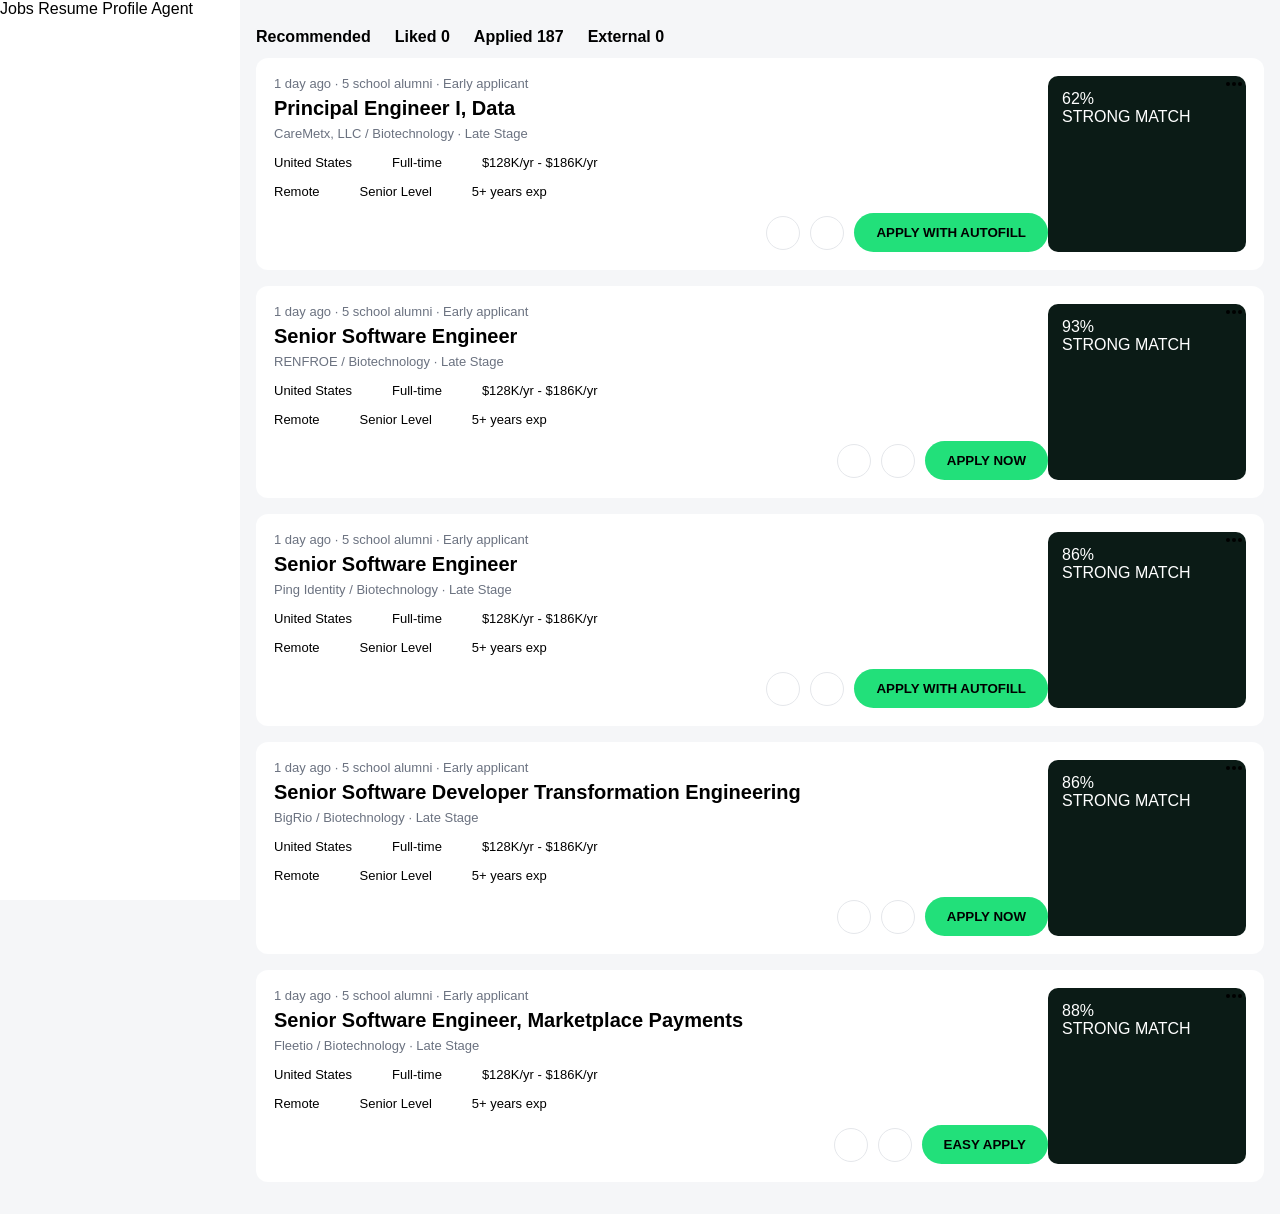
<file: tests/fixture.html>
<!doctype html>
<html>
<head>
<meta charset="utf-8">
<style>
  body { margin: 0; font-family: sans-serif; background: #f5f6f8; }
  .shell { display: flex; }
  .side { width: 240px; height: 100vh; background: #fff; }
  .main { flex: 1; padding: 16px; }
  .tabs { display: flex; gap: 24px; padding: 12px 0; font-weight: 600; }
  .a1b2c3 { background: #fff; border-radius: 12px; margin-bottom: 16px; padding: 18px;
            position: relative; display: flex; }
  .d4e5f6 { flex: 1; }
  .x9y8z7 { position: absolute; top: 14px; right: 18px; width: 24px; height: 24px;
            cursor: pointer; display: flex; align-items: center; justify-content: center; }
  .title { font-size: 20px; font-weight: 700; margin: 6px 0; }
  .meta { color: #6b7280; font-size: 13px; }
  .row { display: flex; gap: 40px; margin: 14px 0; font-size: 13px; }
  .actions { display: flex; align-items: center; gap: 10px; justify-content: flex-end; }
  .icon-btn { width: 34px; height: 34px; border-radius: 50%; border: 1px solid #e5e7eb;
              background: #fff; cursor: pointer; }
  .q7w8e9 { background: #22e07a; border: none; border-radius: 20px; padding: 12px 22px;
            font-weight: 700; cursor: pointer; }
  .score { width: 170px; background: #0b1b16; color: #fff; border-radius: 10px; padding: 14px; }
  .modal { position: fixed; inset: 0; background: rgba(0,0,0,.5); display: none;
           align-items: center; justify-content: center; }
  .modal.open { display: flex; }
  .sheet { background: #fff; border-radius: 12px; padding: 28px; width: 460px; text-align: center; }
  .sheet button { display: block; width: 100%; padding: 14px; margin: 10px 0;
                  border-radius: 8px; border: 1px solid #ddd; cursor: pointer; font-size: 15px; }
  .menu { position: absolute; top: 40px; right: 10px; background: #fff; border-radius: 8px;
          box-shadow: 0 6px 24px rgba(0,0,0,.18); padding: 8px 0; display: none; z-index: 5; }
  .menu.open { display: block; }
  .menu div { padding: 10px 20px; cursor: pointer; white-space: nowrap; }
  .panel { position: fixed; top: 0; right: 0; width: 320px; height: 100vh; background: #fff;
           box-shadow: -6px 0 24px rgba(0,0,0,.18); padding: 20px; display: none; }
  .panel.open { display: block; }
  .pbtn { display: block; width: 240px; height: 40px; margin: 12px 0; cursor: pointer; }
</style>
</head>
<body>
<div class="shell">
  <div class="side">Jobs Resume Profile Agent</div>
  <div class="main">
    <div class="tabs"><span>Recommended</span><span>Liked 0</span><span>Applied 187</span><span>External 0</span></div>
    <div id="list"></div>
  </div>
</div>

<div class="modal" id="autofill-modal">
  <div class="sheet">
    <h2>Apply 5x Faster with Autofill</h2>
    <button id="yes-autofill">Yes, Enable Autofill Now</button>
    <button id="no-manual">No, Apply Manually</button>
    <label><input type="checkbox"> Do not remind me again</label>
  </div>
</div>

<aside class="panel" id="easy-panel">
  <h2>Easy Apply</h2>
  <button class="pbtn">Turn off Easy Apply</button>
  <button class="pbtn">Start to Autofill</button>
  <button class="pbtn" id="company-site">Continue to company site</button>
</aside>

<div class="modal" id="applied-modal">
  <div class="sheet">
    <h2>Did you apply ?</h2>
    <button id="yes-applied">Yes, I applied!</button>
    <button id="no-applied">No, I didn't apply</button>
  </div>
</div>

<script>
const JOBS = [
  { company: 'CareMetx, LLC', title: 'Principal Engineer I, Data', kind: 'autofill', score: '62%' },
  { company: 'RENFROE', title: 'Senior Software Engineer', kind: 'now', score: '93%' },
  { company: 'Ping Identity', title: 'Senior Software Engineer', kind: 'autofill', score: '86%' },
  { company: 'BigRio', title: 'Senior Software Developer Transformation Engineering', kind: 'now', score: '86%' },
  { company: 'Fleetio', title: 'Senior Software Engineer, Marketplace Payments', kind: 'easy', score: '88%' },
];
// ?noask=1: Jobright never asks "Did you apply?" after the posting opens (2026-10-16).
const NO_ASK = new URLSearchParams(location.search).has('noask');
const LABELS = { autofill: 'APPLY WITH AUTOFILL', now: 'APPLY NOW', easy: 'EASY APPLY' };

function render() {
  const list = document.getElementById('list');
  list.innerHTML = '';
  JOBS.forEach((job, index) => {
    const card = document.createElement('div');
    card.className = 'a1b2c3';
    card.innerHTML = `
      <div class="d4e5f6">
        <div class="x9y8z7" data-role="kebab">
          <svg width="16" height="4" viewBox="0 0 16 4"><circle cx="2" cy="2" r="2"/><circle cx="8" cy="2" r="2"/><circle cx="14" cy="2" r="2"/></svg>
        </div>
        <div class="meta">1 day ago &middot; 5 school alumni &middot; Early applicant</div>
        <div class="title">${job.title}</div>
        <div class="meta">${job.company} / Biotechnology &middot; Late Stage</div>
        <div class="row"><span>United States</span><span>Full-time</span><span>$128K/yr - $186K/yr</span></div>
        <div class="row"><span>Remote</span><span>Senior Level</span><span>5+ years exp</span></div>
        <div class="actions">
          <button class="icon-btn" aria-label="not interested"></button>
          <button class="icon-btn" aria-label="like"></button>
          <button class="q7w8e9">${LABELS[job.kind]}</button>
        </div>
        <div class="menu">
          <div data-action="remove">Remove From List</div>
          <div>Already Applied</div>
          <div>Share</div>
          <div>Report Issue</div>
        </div>
      </div>
      <div class="score">${job.score}<br>STRONG MATCH</div>`;
    list.appendChild(card);

    card.querySelector('[data-role="kebab"]').addEventListener('click', (e) => {
      e.stopPropagation();
      card.querySelector('.menu').classList.add('open');
    });
    card.querySelector('[data-action="remove"]').addEventListener('click', () => {
      JOBS.splice(JOBS.indexOf(job), 1);
      render();
    });
    card.querySelector('.q7w8e9').addEventListener('click', () => {
      window.__pending = job;
      if (job.kind === 'autofill') {
        document.getElementById('autofill-modal').classList.add('open');
      } else if (job.kind === 'easy') {
        document.getElementById('easy-panel').classList.add('open');
      }
    });
  });
}

document.getElementById('no-manual').addEventListener('click', (e) => {
  document.getElementById('autofill-modal').classList.remove('open');
  window.__ctrlUsed = e.ctrlKey || e.metaKey;
  // Each card opens its own job's page (Stage 04: the scanner checks the page
  // shows the job that was picked).
  const picked = window.__pending || {};
  window.open('job.html?title=' + encodeURIComponent(picked.title || '') + '&company='
    + encodeURIComponent(picked.company || ''), e.ctrlKey ? '_blank' : '_self');
  if (!NO_ASK) document.getElementById('applied-modal').classList.add('open');
});
document.getElementById('company-site').addEventListener('click', () => {
  document.getElementById('easy-panel').classList.remove('open');
  const picked = window.__pending || {};
  window.__companySiteClicks = (window.__companySiteClicks || 0) + 1;
  window.open('job.html?title=' + encodeURIComponent(picked.title || '') + '&company='
    + encodeURIComponent(picked.company || ''), '_blank');
  if (!NO_ASK) document.getElementById('applied-modal').classList.add('open');
});
document.getElementById('yes-applied').addEventListener('click', () => {
  document.getElementById('applied-modal').classList.remove('open');
  const job = window.__pending;
  if (job) { JOBS.splice(JOBS.indexOf(job), 1); render(); }
});
document.getElementById('no-applied').addEventListener('click', () => {
  document.getElementById('applied-modal').classList.remove('open');
});

render();
</script>
</body>
</html>
</file>
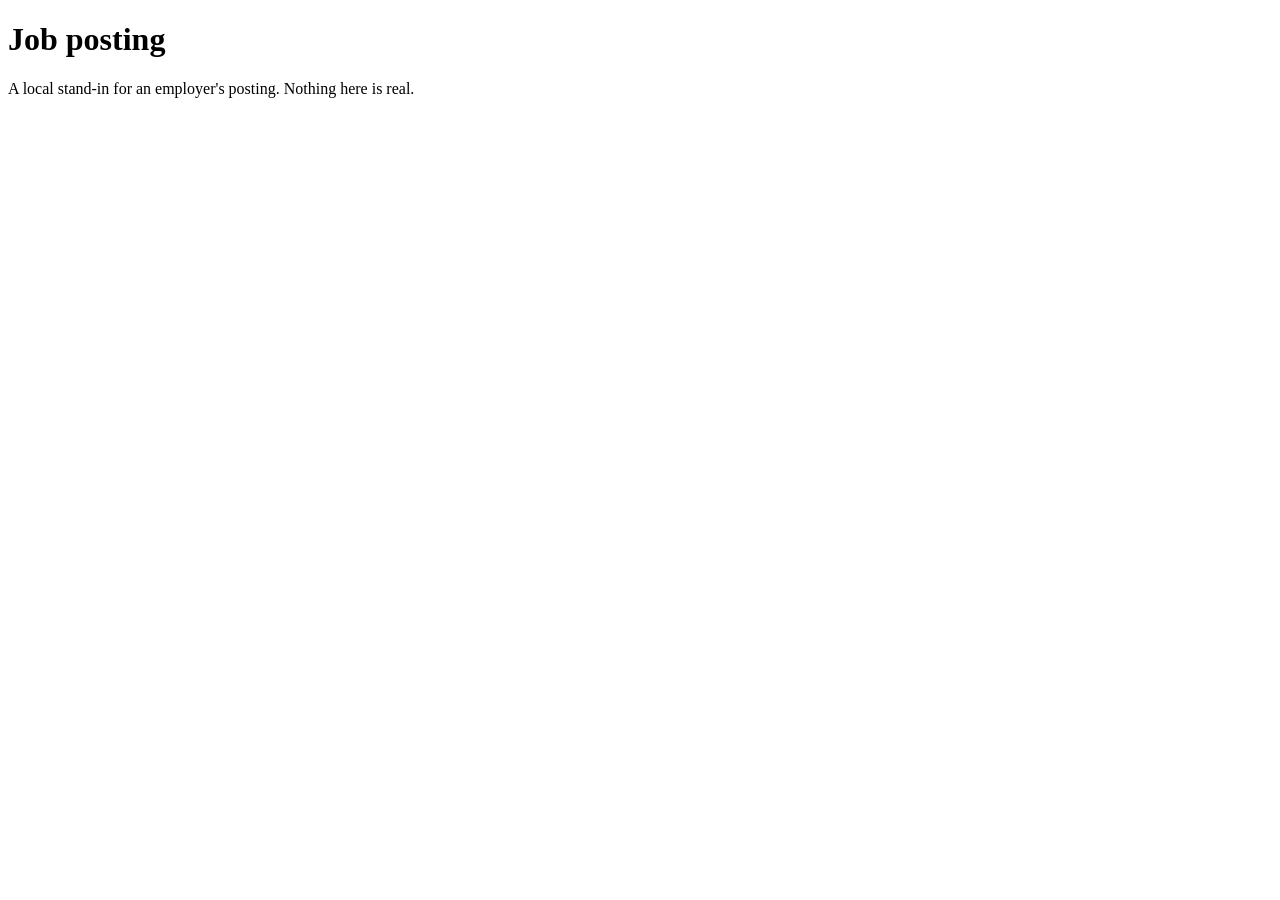
<file: tests/job.html>
<!doctype html>
<html>
<head><meta charset="utf-8"><title>Job posting (fixture)</title></head>
<body>
<h1 id="title">Job posting</h1>
<p id="company"></p>
<p>A local stand-in for an employer's posting. Nothing here is real.</p>
<script>
  const q = new URLSearchParams(location.search);
  document.getElementById('title').textContent = q.get('title') || 'Job posting';
  document.getElementById('company').textContent = q.get('company') || '';
</script>
</body>
</html>
</file>
